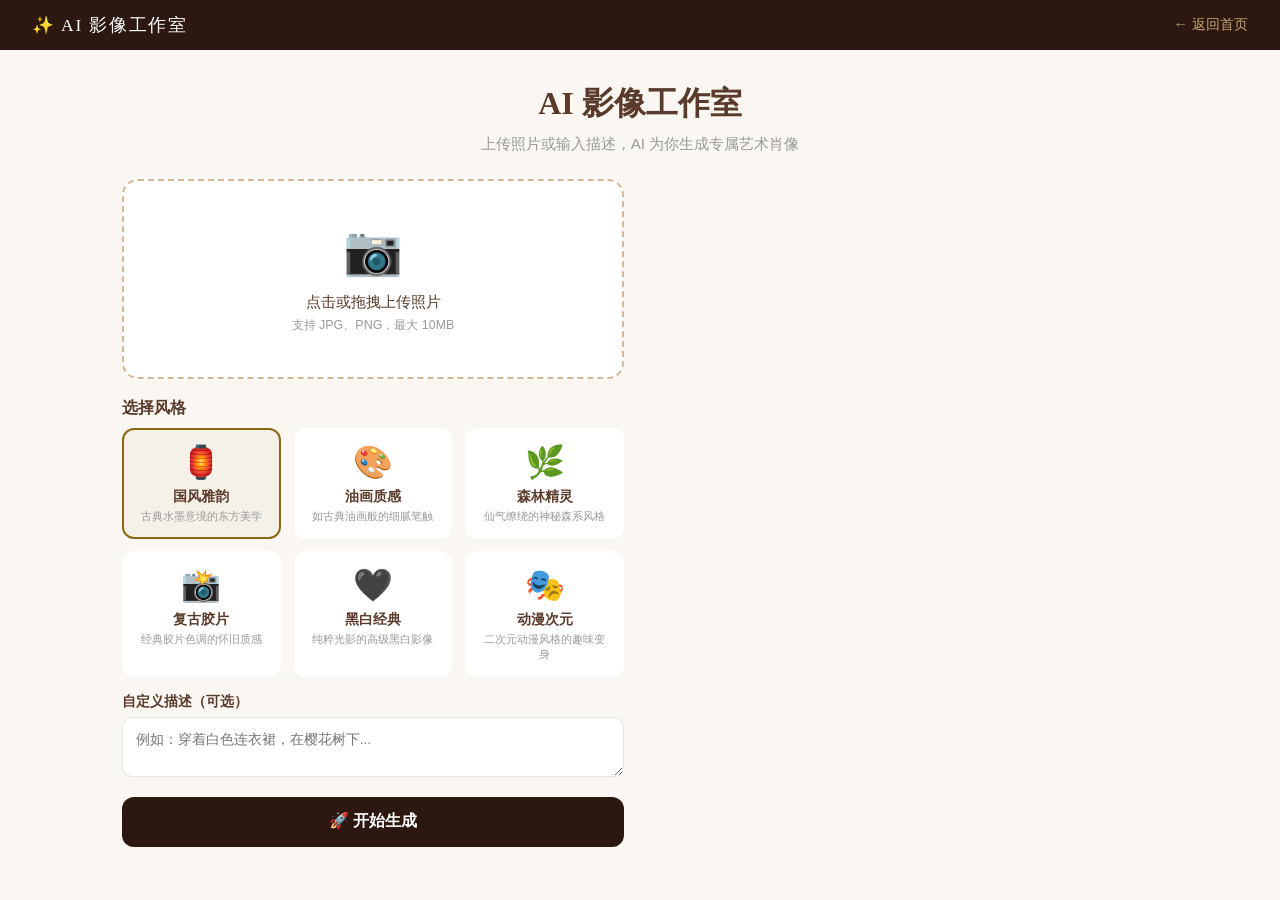
<file: ai-studio.html>
<!DOCTYPE html>
<!-- 时光肖像馆 ©2025 Soelc -->
<html lang="zh-CN">
<head>
    <meta charset="UTF-8">
    <meta name="viewport" content="width=device-width, initial-scale=1.0">
    <title>AI 影像工作室 - 时光肖像馆</title>
    <link rel="icon" href="data:image/svg+xml,<svg xmlns=%22http://www.w3.org/2000/svg%22 viewBox=%220 0 100 100%22><rect width=%22100%22 height=%22100%22 rx=%2220%22 fill=%22%232c1810%22/><text x=%2250%22 y=%2268%22 font-size=%2255%22 text-anchor=%22middle%22 fill=%22%23c5a572%22 font-family=%22serif%22>%E6%97%B6</text></svg>">
    <style>
        :root {
            --bg: #faf7f2;
            --gold: #c5a572;
            --gold-dark: #8b6914;
            --brown: #5a3a2a;
            --brown-dark: #2c1810;
            --white: #fff;
            --text: #2c2c2c;
            --gray: #999;
        }
        * { margin: 0; padding: 0; box-sizing: border-box; }
        body {
            font-family: 'PingFang SC', 'Microsoft YaHei', sans-serif;
            background: var(--bg);
            color: var(--text);
            min-height: 100vh;
        }
        .topbar {
            background: var(--brown-dark);
            color: #fff;
            padding: 0.8rem 2rem;
            display: flex;
            align-items: center;
            justify-content: space-between;
        }
        .topbar a {
            color: var(--gold);
            text-decoration: none;
            font-size: 0.9rem;
        }
        .topbar h3 {
            font-family: 'Noto Serif SC', serif;
            font-weight: 400;
            letter-spacing: 0.1em;
            font-size: 1.1rem;
        }
        .container {
            max-width: 1100px;
            margin: 0 auto;
            padding: 2rem;
        }
        .title {
            text-align: center;
            margin-bottom: 1.5rem;
        }
        .title h1 {
            font-family: 'Noto Serif SC', serif;
            font-size: 2rem;
            color: var(--brown);
            margin-bottom: 0.5rem;
        }
        .title p {
            color: var(--gray);
            font-size: 0.95rem;
        }

        /* Main layout */
        .studio-layout {
            display: grid;
            grid-template-columns: 1fr 1fr;
            gap: 2rem;
        }
        @media (max-width: 768px) {
            .studio-layout { grid-template-columns: 1fr; }
            .container { padding: 1rem; }
        }

        /* Upload zone */
        .upload-zone {
            border: 2px dashed #d4b896;
            border-radius: 16px;
            padding: 2.5rem 1.5rem;
            text-align: center;
            cursor: pointer;
            transition: all 0.3s;
            background: var(--white);
            position: relative;
            min-height: 200px;
            display: flex;
            flex-direction: column;
            align-items: center;
            justify-content: center;
        }
        .upload-zone:hover, .upload-zone.drag-over {
            border-color: var(--gold-dark);
            background: rgba(197,165,114,0.05);
        }
        .upload-zone.has-image {
            padding: 0;
            border-style: solid;
            overflow: hidden;
        }
        .upload-zone img {
            width: 100%;
            height: 300px;
            object-fit: contain;
            display: block;
            border-radius: 14px;
        }
        .upload-icon {
            font-size: 3rem;
            margin-bottom: 0.8rem;
        }
        .upload-text {
            font-size: 0.95rem;
            color: var(--brown);
            margin-bottom: 0.3rem;
        }
        .upload-hint {
            font-size: 0.78rem;
            color: var(--gray);
        }
        .upload-reset {
            position: absolute;
            top: 10px;
            right: 10px;
            background: rgba(0,0,0,0.5);
            color: #fff;
            border: none;
            width: 30px;
            height: 30px;
            border-radius: 50%;
            cursor: pointer;
            font-size: 1rem;
        }
        #fileInput { display: none; }

        /* Style cards */
        .styles-grid {
            display: grid;
            grid-template-columns: repeat(3, 1fr);
            gap: 0.8rem;
        }
        @media (max-width: 500px) {
            .styles-grid { grid-template-columns: repeat(2, 1fr); }
        }
        .style-card {
            background: var(--white);
            border: 2px solid transparent;
            border-radius: 12px;
            padding: 0.8rem;
            text-align: center;
            cursor: pointer;
            transition: all 0.2s;
        }
        .style-card:hover {
            border-color: #d4b896;
            transform: translateY(-2px);
        }
        .style-card.active {
            border-color: var(--gold-dark);
            background: rgba(197,165,114,0.08);
        }
        .style-card .style-icon {
            font-size: 2rem;
            margin-bottom: 0.4rem;
        }
        .style-card .style-name {
            font-size: 0.85rem;
            font-weight: 600;
            color: var(--brown);
        }
        .style-card .style-desc {
            font-size: 0.7rem;
            color: var(--gray);
            margin-top: 0.2rem;
        }

        /* Custom prompt */
        .prompt-section {
            margin-top: 1rem;
        }
        .prompt-section label {
            display: block;
            font-size: 0.85rem;
            font-weight: 600;
            color: var(--brown);
            margin-bottom: 0.4rem;
        }
        .prompt-section textarea {
            width: 100%;
            border: 1px solid rgba(0,0,0,0.1);
            border-radius: 10px;
            padding: 0.8rem;
            font-size: 0.85rem;
            font-family: inherit;
            resize: vertical;
            min-height: 60px;
            background: var(--white);
            transition: border-color 0.2s;
        }
        .prompt-section textarea:focus {
            outline: none;
            border-color: var(--gold);
        }

        /* Generate button */
        .btn-generate {
            display: block;
            width: 100%;
            margin-top: 1rem;
            padding: 0.9rem;
            background: var(--brown-dark);
            color: #fff;
            border: none;
            border-radius: 12px;
            font-size: 1rem;
            font-weight: 600;
            cursor: pointer;
            transition: all 0.3s;
            font-family: inherit;
        }
        .btn-generate:hover {
            background: var(--gold-dark);
            transform: translateY(-1px);
        }
        .btn-generate:disabled {
            opacity: 0.5;
            cursor: not-allowed;
            transform: none;
        }

        /* Result */
        .result-section {
            margin-top: 2rem;
        }
        .result-section h3 {
            font-family: 'Noto Serif SC', serif;
            font-size: 1.2rem;
            color: var(--brown);
            margin-bottom: 1rem;
        }
        .result-preview {
            background: var(--white);
            border-radius: 16px;
            padding: 1.5rem;
            text-align: center;
            min-height: 300px;
            display: flex;
            align-items: center;
            justify-content: center;
            border: 1px solid rgba(0,0,0,0.06);
        }
        .result-preview img {
            max-width: 100%;
            max-height: 400px;
            border-radius: 10px;
            box-shadow: 0 4px 20px rgba(0,0,0,0.08);
        }
        .loading-spinner {
            width: 40px;
            height: 40px;
            border: 3px solid #eee;
            border-top-color: var(--gold);
            border-radius: 50%;
            animation: spin 0.8s linear infinite;
        }
        @keyframes spin {
            to { transform: rotate(360deg); }
        }
        .error-msg {
            color: #dc3545;
            font-size: 0.9rem;
            display: none;
        }
        .btn-download {
            display: inline-block;
            margin-top: 1rem;
            padding: 0.5rem 1.2rem;
            background: var(--gold);
            color: #fff;
            border-radius: 8px;
            text-decoration: none;
            font-size: 0.9rem;
            transition: all 0.2s;
        }
        .btn-download:hover {
            background: var(--gold-dark);
        }
    </style>
</head>
<body>

<div class="topbar">
    <h3>✨ AI 影像工作室</h3>
    <a href="index.html">← 返回首页</a>
</div>

<div class="container">
    <div class="title">
        <h1>AI 影像工作室</h1>
        <p>上传照片或输入描述，AI 为你生成专属艺术肖像</p>
    </div>

    <div class="studio-layout">
        <!-- Left: Upload + Styles -->
        <div>
            <div class="upload-zone" id="uploadZone" onclick="document.getElementById('fileInput').click()">
                <div class="upload-icon">📷</div>
                <div class="upload-text">点击或拖拽上传照片</div>
                <div class="upload-hint">支持 JPG、PNG，最大 10MB</div>
                <button class="upload-reset" id="resetBtn" style="display:none" onclick="event.stopPropagation();resetImage()">✕</button>
            </div>
            <input type="file" id="fileInput" accept="image/*" onchange="handleFileSelect(event)">

            <h3 style="margin:1.2rem 0 0.6rem;font-family:'Noto Serif SC',serif;color:var(--brown);font-size:1rem;">选择风格</h3>
            <div class="styles-grid" id="stylesGrid"></div>

            <div class="prompt-section">
                <label for="customPrompt">自定义描述（可选）</label>
                <textarea id="customPrompt" placeholder="例如：穿着白色连衣裙，在樱花树下..."></textarea>
            </div>
            <button class="btn-generate" id="generateBtn" onclick="generateImage()">🚀 开始生成</button>
        </div>

        <!-- Right: Result -->
        <div class="result-section" id="resultSection" style="display:none">
            <h3>生成结果</h3>
            <div class="result-preview" id="resultContent">
                <div class="loading-spinner" id="loadingSpinner"></div>
            </div>
            <p class="error-msg" id="errorMsg"></p>
        </div>
    </div>
</div>

<script>
/* ==============================
   AI 工作室 - 风格数据 & 上传逻辑
   ============================== */
var styles = [
    { id: 'guofeng',  name: '国风雅韵', icon: '🏮', desc: '古典水墨意境的东方美学',  prompt: 'traditional Chinese ink wash painting style portrait, elegant, flowing silk fabrics, misty atmosphere, classical beauty, soft natural lighting, artistic' },
    { id: 'youhua',  name: '油画质感', icon: '🎨', desc: '如古典油画般的细腻笔触',  prompt: 'classical oil painting portrait style, Renaissance aesthetic, rich warm colors, dramatic chiaroscuro lighting, textured brushstrokes, fine art photography' },
    { id: 'senlin',  name: '森林精灵', icon: '🌿', desc: '仙气缭绕的神秘森系风格',  prompt: 'ethereal forest fairy portrait, magical woodland atmosphere, soft diffused light through trees, flowers in hair, whimsical fantasy, dreamy bokeh background, fairycore aesthetic' },
    { id: 'fugu',    name: '复古胶片', icon: '📸', desc: '经典胶片色调的怀旧质感',  prompt: 'vintage film camera portrait, analog photography, warm grain, light leaks, 80s nostalgic mood, soft focus, Kodak Portra film style, retro aesthetic' },
    { id: 'heibai',  name: '黑白经典', icon: '🖤', desc: '纯粹光影的高级黑白影像',  prompt: 'black and white fine art portrait, dramatic shadows, high contrast, timeless elegance, Henri Cartier-Bresson style, emotional depth, minimalist composition' },
    { id: 'dongman', name: '动漫次元', icon: '🎭', desc: '二次元动漫风格的趣味变身',  prompt: 'anime style portrait, Studio Ghibli aesthetic, vibrant colors, clean lines, Japanese animation art style, charming character design, soft cel shading' }
];

var selectedStyle = 'guofeng';
var uploadedImageData = null;

/* 渲染风格卡片 */
function renderStyles() {
    var grid = document.getElementById('stylesGrid');
    grid.innerHTML = styles.map(function(s) {
        var isActive = s.id === selectedStyle;
        return '<div class="style-card' + (isActive ? ' active' : '') + '" onclick="selectStyle(\'' + s.id + '\')" data-id="' + s.id + '">' +
            '<div class="style-icon">' + s.icon + '</div>' +
            '<div class="style-name">' + s.name + '</div>' +
            '<div class="style-desc">' + s.desc + '</div>' +
        '</div>';
    }).join('');
}
renderStyles();

function selectStyle(styleId) {
    selectedStyle = styleId;
    document.querySelectorAll('.style-card').forEach(function(card) {
        card.classList.toggle('active', card.dataset.id === styleId);
    });
}

/* 图片上传 */
function handleFileSelect(event) {
    var file = event.target.files[0];
    if (!file) return;
    if (file.size > 10 * 1024 * 1024) { alert('文件不能超过 10MB'); return; }

    var reader = new FileReader();
    reader.onload = function(e) {
        uploadedImageData = e.target.result;
        var zone = document.getElementById('uploadZone');
        zone.classList.add('has-image');
        zone.innerHTML = '<img src="' + uploadedImageData + '" alt="uploaded photo"><button class="upload-reset" onclick="event.stopPropagation();resetImage()">✕</button>';
    };
    reader.readAsDataURL(file);
}

/* 拖拽上传 */
var uploadZone = document.getElementById('uploadZone');
uploadZone.addEventListener('dragover', function(e) { e.preventDefault(); this.classList.add('drag-over'); });
uploadZone.addEventListener('dragleave', function(e) { this.classList.remove('drag-over'); });
uploadZone.addEventListener('drop', function(e) {
    e.preventDefault();
    this.classList.remove('drag-over');
    var file = e.dataTransfer.files[0];
    if (file) {
        var dt = new DataTransfer();
        dt.items.add(file);
        document.getElementById('fileInput').files = dt.files;
        handleFileSelect({ target: { files: dt.files } });
    }
});

function resetImage() {
    uploadedImageData = null;
    document.getElementById('fileInput').value = '';
    var zone = document.getElementById('uploadZone');
    zone.classList.remove('has-image');
    zone.innerHTML = '<div class="upload-icon">📷</div><div class="upload-text">点击或拖拽上传照片</div><div class="upload-hint">支持 JPG、PNG，最大 10MB</div><button class="upload-reset" id="resetBtn" style="display:none" onclick="event.stopPropagation();resetImage()">✕</button>';
}
</script>

<script src="js/main.js"></script>
<script>
/* ==============================
   AI 生成 - 集成日志记录
   ============================== */
var generateBtn = document.getElementById('generateBtn');

generateBtn.onclick = async function() {
    var style = styles.find(function(s) { return s.id === selectedStyle; });
    var custom = document.getElementById('customPrompt').value.trim();
    var prompt = style.prompt;
    if (custom) prompt = custom + ', ' + prompt;

    var resultSection = document.getElementById('resultSection');
    var spinner = document.getElementById('loadingSpinner');
    var resultContent = document.getElementById('resultContent');
    var errorMsg = document.getElementById('errorMsg');

    resultSection.style.display = 'block';
    spinner.style.display = 'block';
    resultContent.innerHTML = '';
    errorMsg.style.display = 'none';
    this.disabled = true;
    this.textContent = '⏳ 生成中...';

    try {
        var encodedPrompt = encodeURIComponent(prompt);
        var imgUrl = 'https://image.pollinations.ai/prompt/' + encodedPrompt + '?width=512&height=512&nologo=true&seed=' + Math.floor(Math.random() * 99999);

        var img = new Image();
        img.onload = function() {
            spinner.style.display = 'none';
            resultContent.innerHTML = '<img src="' + imgUrl + '" alt="AI Generated"><br><a href="' + imgUrl + '" download="ai-portrait.jpg" class="btn-download" target="_blank">📥 下载图片</a>';
            generateBtn.disabled = false;
            generateBtn.textContent = '🚀 重新生成';

            // 保存生成日志
            var session = JSON.parse(localStorage.getItem('sg_session') || 'null');
            if (typeof SG_saveAILog === 'function') {
                SG_saveAILog({
                    userId: session ? session.id : null,
                    username: session ? session.name : '游客',
                    style: style.name,
                    prompt: prompt,
                    imageUrl: imgUrl
                });
            }
        };
        img.onerror = function() {
            spinner.style.display = 'none';
            errorMsg.style.display = 'block';
            errorMsg.textContent = '生成失败，请稍后重试';
            generateBtn.disabled = false;
            generateBtn.textContent = '🚀 开始生成';
        };
        img.src = imgUrl;
    } catch (e) {
        spinner.style.display = 'none';
        errorMsg.style.display = 'block';
        errorMsg.textContent = '网络错误：' + e.message;
        generateBtn.disabled = false;
        generateBtn.textContent = '🚀 开始生成';
    }
};
</script>

</body>
</html>
</file>
